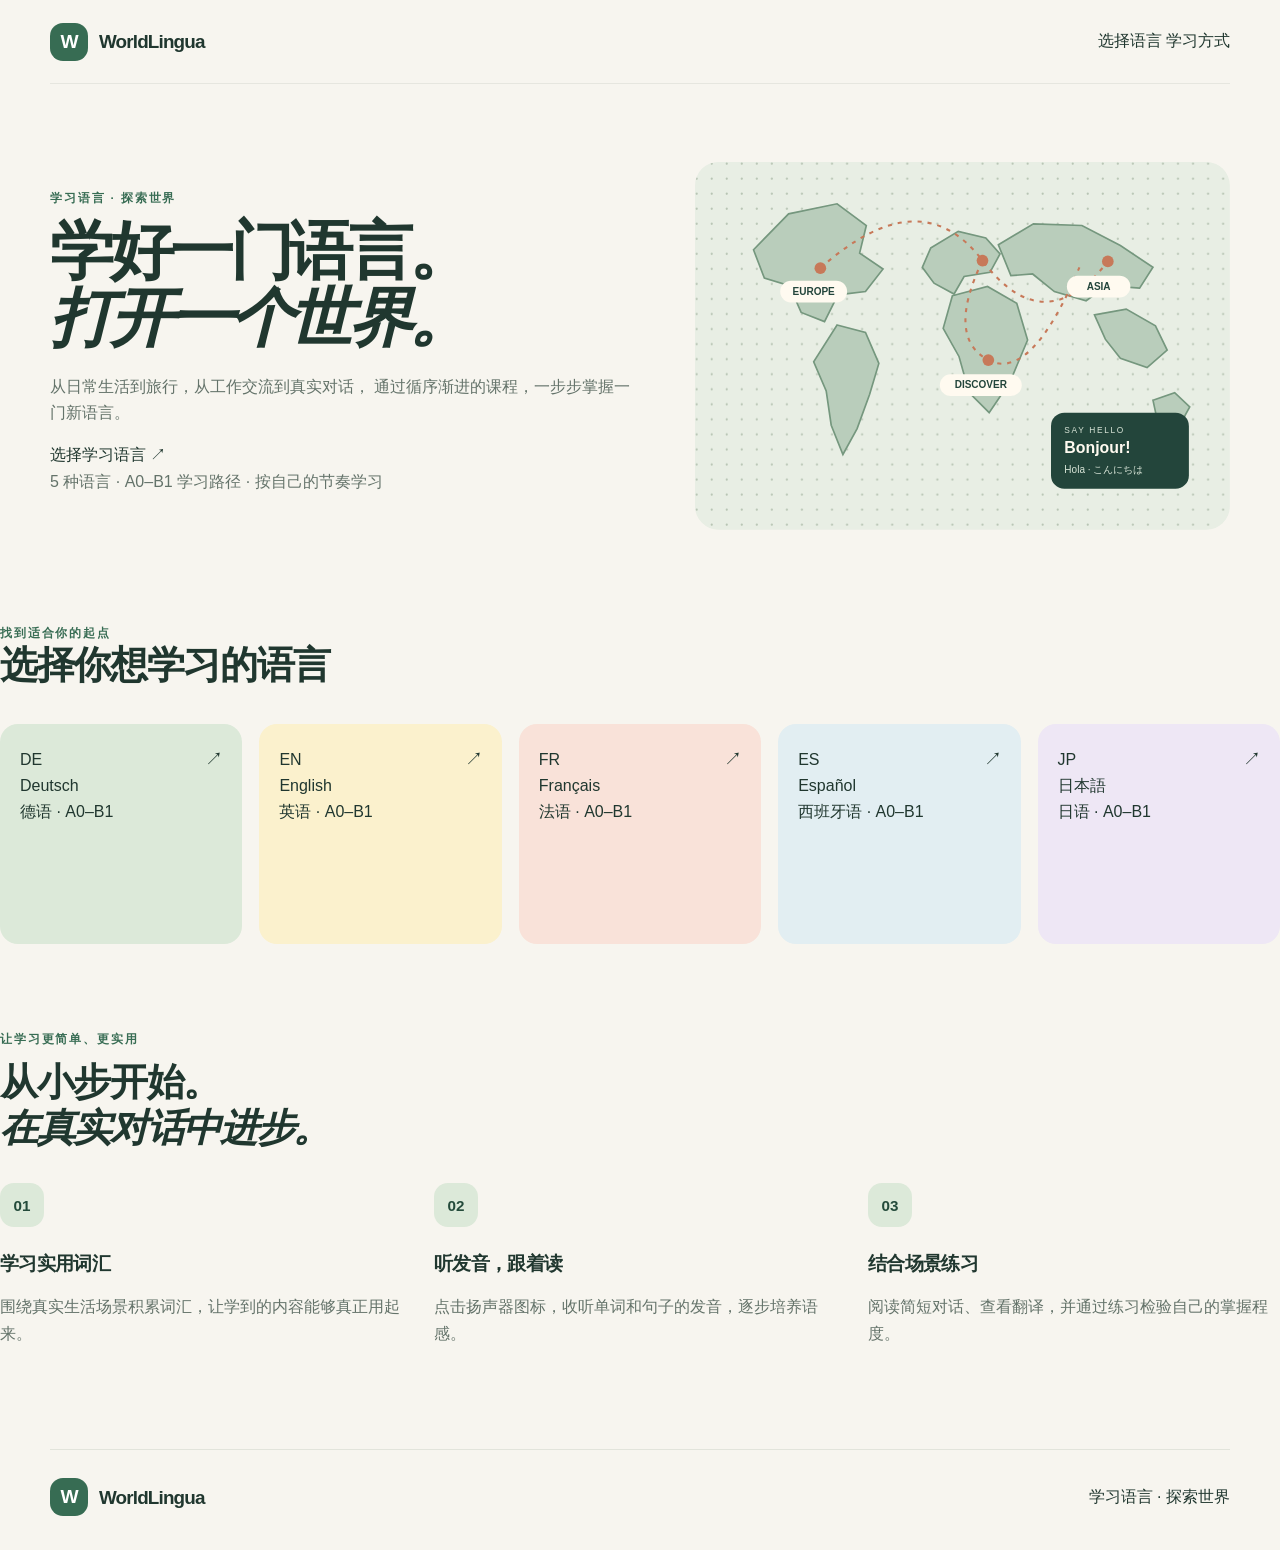
<file: index.html>
<!DOCTYPE html>
<html lang="zh-CN">
<head>
  <meta charset="UTF-8">
  <meta name="viewport" content="width=device-width, initial-scale=1.0">
  <meta name="theme-color" content="#f7f4ec">
  <meta name="description" content="WorldLingua 世界语言学习平台——学习语言，探索世界。">
  <title>WorldLingua 世界语言学习 · 学习语言，探索世界</title>
  <link rel="stylesheet" href="css/style.css">
</head>
<body>
  <header class="site-header">
    <a class="brand" href="index.html" aria-label="WorldLingua 首页">
      <span class="brand-mark">W</span>
      <span>WorldLingua</span>
    </a>
    <nav aria-label="主导航">
      <a href="#languages">选择语言</a>
      <a href="#method">学习方式</a>
    </nav>
  </header>

  <main>
    <section class="hero">
      <div class="hero-copy">
        <p class="eyebrow">学习语言 · 探索世界</p>

        <h1>
          学好一门语言。<br>
          <em>打开一个世界。</em>
        </h1>

        <p class="hero-text">
          从日常生活到旅行，从工作交流到真实对话，
          通过循序渐进的课程，一步步掌握一门新语言。
        </p>

        <a class="primary-button" href="#languages">
          选择学习语言 <span aria-hidden="true">↗</span>
        </a>

        <p class="hero-meta">
          5 种语言 <span>·</span> A0–B1 学习路径
          <span>·</span> 按自己的节奏学习
        </p>
      </div>

      <div class="hero-art">
        <svg viewBox="0 0 640 440"
             xmlns="http://www.w3.org/2000/svg"
             role="img"
             aria-label="连接世界各地语言与文化的地图插画">

          <defs>
            <pattern id="mapDots" width="18" height="18"
                     patternUnits="userSpaceOnUse">
              <circle cx="2" cy="2" r="1.3" fill="#b7c4b3"/>
            </pattern>
          </defs>

          <rect width="640" height="440" rx="28" fill="#e8eee4"/>
          <rect width="640" height="440" rx="28" fill="url(#mapDots)"/>

          <!-- 北美洲 -->
          <path d="M70 105 L112 62 L170 50 L205 76
                   L197 109 L225 128 L204 155
                   L171 159 L155 191 L127 180
                   L113 148 L83 139 Z"
                fill="#b9cdbb" stroke="#75977e" stroke-width="2"/>

          <!-- 南美洲 -->
          <path d="M170 195 L204 204 L220 241
                   L209 278 L194 319 L177 350
                   L163 315 L157 274 L142 239 Z"
                fill="#b9cdbb" stroke="#75977e" stroke-width="2"/>

          <!-- 欧洲 -->
          <path d="M282 103 L315 83 L348 91
                   L365 110 L353 132 L322 137
                   L310 158 L286 145 L272 126 Z"
                fill="#b9cdbb" stroke="#75977e" stroke-width="2"/>

          <!-- 非洲 -->
          <path d="M308 160 L350 149 L385 169
                   L398 213 L377 263 L352 300
                   L328 276 L316 233 L297 199 Z"
                fill="#b9cdbb" stroke="#75977e" stroke-width="2"/>

          <!-- 亚洲 -->
          <path d="M363 99 L405 74 L463 76
                   L509 100 L548 126 L532 151
                   L493 148 L468 166 L430 155
                   L404 134 L378 136 Z"
                fill="#b9cdbb" stroke="#75977e" stroke-width="2"/>

          <!-- 东南亚 -->
          <path d="M478 183 L516 176 L551 196
                   L565 225 L541 246 L509 235
                   L491 212 Z"
                fill="#b9cdbb" stroke="#75977e" stroke-width="2"/>

          <!-- 澳大利亚 -->
          <path d="M548 285 L574 276 L592 293
                   L580 315 L554 313 Z"
                fill="#b9cdbb" stroke="#75977e" stroke-width="2"/>

          <!-- 语言与文化交流路线 -->
          <g fill="none" stroke="#c77959"
             stroke-width="2.5" stroke-dasharray="5 7">
            <path d="M150 127 Q270 20 344 118 T494 119"/>
            <path d="M344 118 Q300 210 351 237 T460 126"/>
          </g>

          <g fill="#c77959">
            <circle cx="150" cy="127" r="7"/>
            <circle cx="344" cy="118" r="7"/>
            <circle cx="494" cy="119" r="7"/>
            <circle cx="351" cy="237" r="7"/>
          </g>

          <!-- 地图标签 -->
          <g font-family="Arial, sans-serif"
             font-size="12" font-weight="700" fill="#23453b">

            <rect x="102" y="142" width="80" height="26"
                  rx="13" fill="#fffaf0"/>
            <text x="142" y="159" text-anchor="middle">EUROPE</text>

            <rect x="445" y="136" width="76" height="26"
                  rx="13" fill="#fffaf0"/>
            <text x="483" y="153" text-anchor="middle">ASIA</text>

            <rect x="293" y="254" width="98" height="26"
                  rx="13" fill="#fffaf0"/>
            <text x="342" y="271" text-anchor="middle">DISCOVER</text>
          </g>

          <!-- 多语言示例卡片 -->
          <g transform="translate(426 300)">
            <rect width="165" height="91" rx="16" fill="#23453b"/>

            <text x="16" y="24"
                  font-family="Arial, sans-serif"
                  font-size="10" letter-spacing="2"
                  fill="#d9e5d8">SAY HELLO</text>

            <text x="16" y="48"
                  font-family="Arial, sans-serif"
                  font-size="19" font-weight="700"
                  fill="#fffaf0">Bonjour!</text>

            <text x="16" y="72"
                  font-family="Arial, sans-serif"
                  font-size="12" fill="#d9e5d8">Hola · こんにちは</text>
          </g>
        </svg>
      </div>
    </section>

    <section class="section" id="languages">
      <div class="section-heading">
        <div>
          <p class="eyebrow">找到适合你的起点</p>
          <h2>选择你想学习的语言</h2>
        </div>
        <!-- 删掉了这里的解释段落 -->
      </div>

      <div class="language-grid">
        <a class="language-card" href="learn.html?lang=de">
          <span class="language-code">DE</span>
          <span class="language-name">Deutsch</span>
          <span class="language-sub">德语 · A0–B1</span>
          <span class="card-arrow" aria-hidden="true">↗</span>
        </a>

        <a class="language-card" href="learn.html?lang=en">
          <span class="language-code">EN</span>
          <span class="language-name">English</span>
          <span class="language-sub">英语 · A0–B1</span>
          <span class="card-arrow" aria-hidden="true">↗</span>
        </a>

        <a class="language-card" href="learn.html?lang=fr">
          <span class="language-code">FR</span>
          <span class="language-name">Français</span>
          <span class="language-sub">法语 · A0–B1</span>
          <span class="card-arrow" aria-hidden="true">↗</span>
        </a>

        <a class="language-card" href="learn.html?lang=es">
          <span class="language-code">ES</span>
          <span class="language-name">Español</span>
          <span class="language-sub">西班牙语 · A0–B1</span>
          <span class="card-arrow" aria-hidden="true">↗</span>
        </a>

        <a class="language-card" href="learn.html?lang=ja">
          <span class="language-code">JP</span>
          <span class="language-name">日本語</span>
          <span class="language-sub">日语 · A0–B1</span>
          <span class="card-arrow" aria-hidden="true">↗</span>
        </a>
      </div>
    </section>

    <section class="method-section" id="method">
      <div>
        <p class="eyebrow">让学习更简单、更实用</p>
        <h2>
          从小步开始。<br>
          <em>在真实对话中进步。</em>
        </h2>
      </div>

      <div class="method-grid">
        <article>
          <span class="method-number">01</span>
          <h3>学习实用词汇</h3>
          <p>围绕真实生活场景积累词汇，让学到的内容能够真正用起来。</p>
        </article>

        <article>
          <span class="method-number">02</span>
          <h3>听发音，跟着读</h3>
          <p>点击扬声器图标，收听单词和句子的发音，逐步培养语感。</p>
        </article>

        <article>
          <span class="method-number">03</span>
          <h3>结合场景练习</h3>
          <p>阅读简短对话、查看翻译，并通过练习检验自己的掌握程度。</p>
        </article>
      </div>
    </section>
  </main>

  <footer class="site-footer">
    <a class="brand" href="index.html" aria-label="WorldLingua 首页">
      <span class="brand-mark">W</span>
      <span>WorldLingua</span>
    </a>
    <span>学习语言 · 探索世界</span>
  </footer>

  <script src="js/app.js"></script>
</body>
</html>
</file>
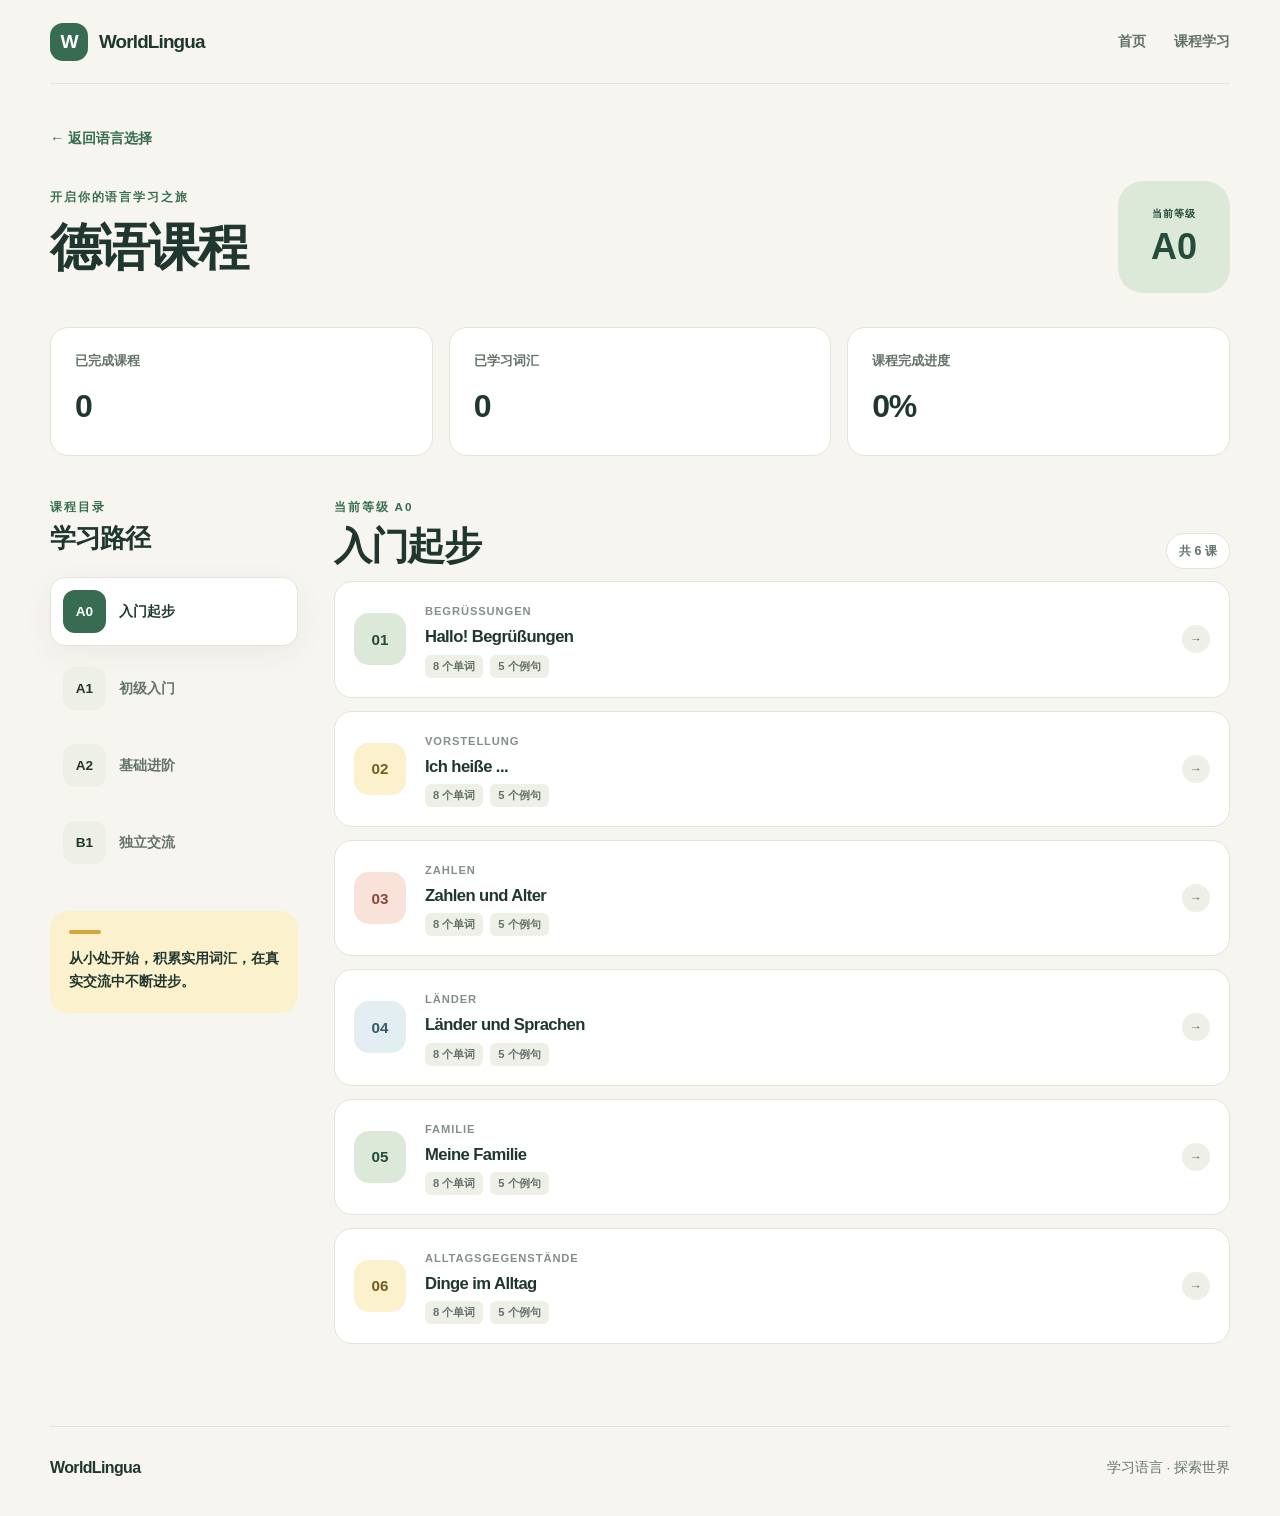
<file: learn.html>
<!DOCTYPE html>
<html lang="zh-CN">
<head>
  <meta charset="UTF-8">
  <meta name="viewport" content="width=device-width, initial-scale=1.0">
  <meta name="theme-color" content="#f7f5ef">
  <meta name="description" content="WorldLingua 世界语言学习平台。学习德语、英语、法语、西班牙语和日语，从 A0 到 B1 循序渐进地掌握词汇、例句、对话与实用表达。">
  <title>课程学习 | WorldLingua</title>
  <link rel="stylesheet" href="css/style.css">
</head>
<body class="learn-page">

  <header class="site-header">
    <a class="brand" href="index.html" aria-label="WorldLingua 首页">
      <span class="brand-mark" aria-hidden="true">W</span>
      <span>WorldLingua</span>
    </a>

    <nav class="header-nav" aria-label="主导航">
      <a href="index.html">首页</a>
      <a href="#course-content">课程学习</a>
    </nav>
  </header>

  <main class="learn-main">

    <section class="learn-heading">
      <a class="back-link" href="index.html">← 返回语言选择</a>

      <div class="learn-heading-row">
        <div>
          <p class="eyebrow">开启你的语言学习之旅</p>
          <h1 id="language-title">学习一门新语言</h1>
        </div>

        <div class="level-indicator">
          <span class="level-label">当前等级</span>
          <strong id="current-level">A0</strong>
        </div>
      </div>
    </section>

    <section class="learning-overview" aria-label="学习进度">
      <div class="overview-card">
        <span class="overview-label">已完成课程</span>
        <strong id="completed-count">0</strong>
      </div>

      <div class="overview-card">
        <span class="overview-label">已学习词汇</span>
        <strong id="vocabulary-count">0</strong>
      </div>

      <div class="overview-card">
        <span class="overview-label">课程完成进度</span>
        <strong id="progress-percent">0%</strong>
      </div>
    </section>

    <section class="course-layout" id="course-content">

      <aside class="course-sidebar">
        <div class="sidebar-heading">
          <p class="eyebrow">课程目录</p>
          <h2>学习路径</h2>
        </div>

        <div class="level-tabs" id="level-tabs" aria-label="选择学习等级">
          <button class="level-tab active" type="button" data-level="A0">
            <span class="level-tab-code">A0</span>
            <span class="level-tab-name">入门起步</span>
          </button>

          <button class="level-tab" type="button" data-level="A1">
            <span class="level-tab-code">A1</span>
            <span class="level-tab-name">初级入门</span>
          </button>

          <button class="level-tab" type="button" data-level="A2">
            <span class="level-tab-code">A2</span>
            <span class="level-tab-name">基础进阶</span>
          </button>

          <button class="level-tab" type="button" data-level="B1">
            <span class="level-tab-code">B1</span>
            <span class="level-tab-name">独立交流</span>
          </button>
        </div>

        <div class="sidebar-note">
          <span class="sidebar-note-line"></span>
          <p>从小处开始，积累实用词汇，在真实交流中不断进步。</p>
        </div>
      </aside>

      <div class="course-main">

        <section class="lesson-list-section" id="lesson-list-section">
          <div class="section-heading-row">
            <div>
              <p class="eyebrow" id="selected-level-eyebrow">当前等级 A0</p>
              <h2 id="selected-level-title">入门起步</h2>
            </div>
            <span class="lesson-total" id="lesson-total">课程列表</span>
          </div>

          <div id="lesson-list" class="lesson-list">
            <p class="loading-message">正在加载课程……</p>
          </div>
        </section>

        <section class="lesson-workspace" id="lesson-workspace" hidden>
          <div class="workspace-top">
            <button class="back-link" type="button" id="back-to-lessons">
              ← 返回课程列表
            </button>
            <span id="lesson-level-badge" class="lesson-level-badge">A0</span>
          </div>

          <div class="workspace-heading">
            <p class="eyebrow" id="lesson-category">日常生活</p>
            <h2 id="lesson-title">课程标题</h2>
          </div>

          <div class="lesson-step-tabs" id="lesson-step-tabs" aria-label="课程学习模块">
            <button type="button" class="lesson-step-tab active" data-step="vocabulary">
              单词
            </button>
            <button type="button" class="lesson-step-tab" data-step="sentences">
              例句
            </button>
            <button type="button" class="lesson-step-tab" data-step="dialogue">
              情景对话
            </button>
            <button type="button" class="lesson-step-tab" data-step="practice">
              练习
            </button>
          </div>

          <div class="lesson-panel" id="lesson-panel">
            <p class="loading-message">正在准备课程内容……</p>
          </div>

          <div class="lesson-navigation">
            <button type="button" class="button button-secondary" id="previous-lesson">
              上一课
            </button>
            <button type="button" class="button button-primary" id="next-lesson">
              下一课 →
            </button>
          </div>

          <div class="lesson-completion">
            <div>
              <h3>完成本课</h3>
            </div>
            <button type="button" class="button button-primary" id="complete-lesson">
              标记为已完成
            </button>
          </div>
        </section>

      </div>
    </section>

  </main>

  <footer class="site-footer">
    <a class="footer-brand" href="index.html">WorldLingua</a>
    <p>学习语言 · 探索世界</p>
  </footer>

  <script src="languages/de.js"></script>
  <script src="languages/en.js"></script>
  <script src="languages/fr.js"></script>
  <script src="languages/es.js"></script>
  <script src="languages/ja.js"></script>

  <script src="js/speech.js"></script>
  <script src="js/progress.js"></script>
  <script src="js/learner.js"></script>
  <script src="js/app.js"></script>

</body>
</html>
</file>
<file: css/style.css>
/* =========================================================
   WorldLingua — Main stylesheet
   File: css/style.css
   ========================================================= */

/* ---------- 1. Design tokens ---------- */

:root {
  --page-bg: #f7f5ef;
  --surface: #ffffff;
  --surface-soft: #eeefe6;

  --ink: #20372f;
  --ink-soft: #64736a;
  --ink-muted: #849087;

  --green: #376c53;
  --green-dark: #244b3b;
  --green-light: #dce9d9;

  --yellow: #f3d77b;
  --yellow-light: #fbf1cd;

  --coral: #ed9278;
  --coral-light: #f9e2d9;

  --blue: #a8c9d6;
  --blue-light: #e2eef2;

  --purple: #c6b6dc;
  --purple-light: #eee7f5;

  --border: #e2e4db;
  --border-strong: #d3d9ce;

  --shadow-soft: 0 8px 30px rgba(32, 55, 47, 0.055);
  --shadow-hover: 0 14px 38px rgba(32, 55, 47, 0.11);

  --radius-sm: 10px;
  --radius-md: 18px;
  --radius-lg: 26px;
  --radius-xl: 34px;

  --content-width: 1180px;

  --font-main:
    Inter,
    "Segoe UI",
    "Helvetica Neue",
    Arial,
    "Noto Sans",
    "Yu Gothic",
    "Hiragino Kaku Gothic ProN",
    Meiryo,
    sans-serif;
}

/* ---------- 2. Reset and base ---------- */

* {
  box-sizing: border-box;
}

html {
  scroll-behavior: smooth;
  scroll-padding-top: 90px;
}

body {
  margin: 0;
  background: var(--page-bg);
  color: var(--ink);
  font-family: var(--font-main);
  font-size: 16px;
  line-height: 1.65;
  -webkit-font-smoothing: antialiased;
  text-rendering: optimizeLegibility;
}

body,
button,
input,
select,
textarea {
  font-family: var(--font-main);
}

button,
input,
select,
textarea {
  font-size: inherit;
}

button {
  color: inherit;
}

button:focus-visible,
a:focus-visible,
input:focus-visible,
select:focus-visible,
textarea:focus-visible {
  outline: 3px solid rgba(55, 108, 83, 0.35);
  outline-offset: 4px;
}

a {
  color: inherit;
  text-decoration: none;
}

button {
  -webkit-tap-highlight-color: transparent;
}

img,
svg {
  max-width: 100%;
}

[hidden] {
  display: none !important;
}

::selection {
  background: var(--green-light);
  color: var(--green-dark);
}

/* ---------- 3. Shared typography ---------- */

h1,
h2,
h3,
h4,
p {
  margin-top: 0;
}

h1,
h2,
h3,
h4 {
  color: var(--ink);
  line-height: 1.2;
  letter-spacing: -0.035em;
}

h1 {
  font-size: clamp(2.5rem, 5vw, 4.7rem);
  font-weight: 750;
}

h2 {
  font-size: clamp(1.7rem, 3vw, 2.6rem);
  font-weight: 720;
}

h3 {
  font-size: 1.2rem;
  font-weight: 700;
}

p {
  color: var(--ink-soft);
}

.eyebrow {
  margin-bottom: 12px;
  color: var(--green);
  font-size: 0.73rem;
  font-weight: 800;
  letter-spacing: 0.16em;
  line-height: 1.5;
}

.section-description {
  max-width: 650px;
  color: var(--ink-soft);
  font-size: 0.98rem;
  line-height: 1.8;
}

.loading-message {
  padding: 24px;
  color: var(--ink-soft);
  text-align: center;
}

/* ---------- 4. Shared header ---------- */

.site-header {
  position: relative;
  z-index: 10;

  display: flex;
  align-items: center;
  justify-content: space-between;
  gap: 24px;

  width: min(calc(100% - 64px), var(--content-width));
  min-height: 84px;
  margin: 0 auto;

  border-bottom: 1px solid rgba(32, 55, 47, 0.08);
}

.brand {
  display: inline-flex;
  align-items: center;
  gap: 11px;

  color: var(--ink);
  font-size: 1.18rem;
  font-weight: 800;
  letter-spacing: -0.045em;
}

.brand-mark {
  display: grid;
  width: 38px;
  height: 38px;
  place-items: center;

  border-radius: 13px;
  background: var(--green);
  color: #fff;

  font-size: 1.2rem;
  font-weight: 850;
  letter-spacing: -0.06em;
}

.header-nav {
  display: flex;
  align-items: center;
  gap: 28px;
}

.header-nav a {
  color: var(--ink-soft);
  font-size: 0.9rem;
  font-weight: 650;
  transition: color 0.2s ease;
}

.header-nav a:hover {
  color: var(--green);
}

/* ---------- 5. Buttons and links ---------- */

.button {
  display: inline-flex;
  align-items: center;
  justify-content: center;
  gap: 9px;

  min-height: 48px;
  padding: 12px 22px;

  border: 1px solid transparent;
  border-radius: 999px;

  font-size: 0.92rem;
  font-weight: 750;
  line-height: 1.3;
  text-align: center;

  cursor: pointer;
  transition:
    background 0.2s ease,
    color 0.2s ease,
    border-color 0.2s ease,
    transform 0.2s ease,
    box-shadow 0.2s ease;
}

.button:hover {
  transform: translateY(-2px);
}

.button:active {
  transform: translateY(0);
}

.button-primary {
  background: var(--green);
  color: #fff;
  box-shadow: 0 5px 14px rgba(55, 108, 83, 0.12);
}

.button-primary:hover {
  background: var(--green-dark);
  box-shadow: 0 8px 18px rgba(55, 108, 83, 0.18);
}

.button-secondary {
  border-color: var(--border-strong);
  background: var(--surface);
  color: var(--ink);
}

.button-secondary:hover {
  border-color: var(--green);
  background: var(--green-light);
}

.button:disabled {
  opacity: 0.42;
  cursor: not-allowed;
  transform: none;
  box-shadow: none;
}

.back-link {
  display: inline-flex;
  align-items: center;
  gap: 8px;

  padding: 5px 0;
  border: 0;
  background: transparent;

  color: var(--green);
  font-size: 0.9rem;
  font-weight: 750;

  cursor: pointer;
}

.back-link:hover {
  color: var(--green-dark);
}

/* ---------- 6. Homepage hero ---------- */

.hero {
  display: grid;
  grid-template-columns: minmax(0, 1.05fr) minmax(0, 0.95fr);
  align-items: center;
  gap: 54px;

  width: min(calc(100% - 64px), var(--content-width));
  min-height: 540px;
  margin: 0 auto;
  padding: 68px 0 76px;
}

.hero-content {
  position: relative;
  z-index: 1;
}

.hero h1 {
  max-width: 700px;
  margin-bottom: 22px;
  font-size: clamp(2.6rem, 5vw, 4.8rem);
  line-height: 1.04;
  letter-spacing: -0.065em;
}

.hero h1 span {
  display: block;
  color: var(--green);
}

.hero-description {
  max-width: 540px;
  margin-bottom: 30px;
  font-size: 1.08rem;
  line-height: 1.85;
}

.hero-actions {
  display: flex;
  flex-wrap: wrap;
  align-items: center;
  gap: 12px;
}

.hero-visual {
  position: relative;
  display: flex;
  align-items: center;
  justify-content: center;

  min-width: 0;
}

.hero-visual svg {
  display: block;
  width: 100%;
  height: auto;
  overflow: visible;
}

/* Support the SVG illustration in the homepage. */

.hero-visual svg path,
.hero-visual svg circle,
.hero-visual svg ellipse,
.hero-visual svg rect,
.hero-visual svg line,
.hero-visual svg polygon {
  vector-effect: non-scaling-stroke;
}

/* ---------- 7. Homepage language section ---------- */

.languages-section {
  padding: 76px 0 92px;
  background: #fff;
}

.section-container {
  width: min(calc(100% - 64px), var(--content-width));
  margin: 0 auto;
}

.section-heading {
  display: flex;
  align-items: flex-end;
  justify-content: space-between;
  gap: 24px;
  margin-bottom: 36px;
}

.section-heading h2 {
  max-width: 620px;
  margin-bottom: 0;
}

.section-heading p {
  max-width: 450px;
  margin-bottom: 0;
}

.language-grid {
  display: grid;
  grid-template-columns: repeat(5, minmax(0, 1fr));
  gap: 17px;
}

.language-card {
  position: relative;
  display: flex;
  flex-direction: column;
  align-items: flex-start;

  min-height: 220px;
  padding: 22px 19px;

  overflow: hidden;
  border: 1px solid transparent;
  border-radius: var(--radius-md);

  transition:
    transform 0.22s ease,
    box-shadow 0.22s ease,
    border-color 0.22s ease;
}

.language-card:hover {
  transform: translateY(-5px);
  border-color: rgba(32, 55, 47, 0.12);
  box-shadow: var(--shadow-hover);
}

.language-card:nth-child(5n + 1) {
  background: var(--green-light);
}

.language-card:nth-child(5n + 2) {
  background: var(--yellow-light);
}

.language-card:nth-child(5n + 3) {
  background: var(--coral-light);
}

.language-card:nth-child(5n + 4) {
  background: var(--blue-light);
}

.language-card:nth-child(5n + 5) {
  background: var(--purple-light);
}

.language-card h3 {
  margin-bottom: 8px;
  font-size: 1.12rem;
}

.language-card p {
  margin-bottom: 22px;
  font-size: 0.84rem;
  line-height: 1.65;
}

.language-card .language-level {
  display: inline-flex;
  align-items: center;
  margin-top: auto;
  padding: 6px 10px;

  border: 1px solid rgba(32, 55, 47, 0.1);
  border-radius: 999px;

  color: var(--ink);
  font-size: 0.73rem;
  font-weight: 750;
}

.language-card .card-arrow {
  position: absolute;
  top: 20px;
  right: 18px;

  color: var(--ink);
  font-size: 1.1rem;
  transition: transform 0.2s ease;
}

.language-card:hover .card-arrow {
  transform: translate(3px, -3px);
}

/* ---------- 8. Homepage method section ---------- */

.method-section {
  padding: 86px 0;
}

.method-grid {
  display: grid;
  grid-template-columns: repeat(3, minmax(0, 1fr));
  gap: 22px;
}

.method-card {
  padding: 28px;
  border: 1px solid var(--border);
  border-radius: var(--radius-lg);
  background: var(--surface);
}

.method-number {
  display: grid;
  width: 44px;
  height: 44px;
  margin-bottom: 25px;
  place-items: center;

  border-radius: 14px;
  background: var(--green-light);
  color: var(--green-dark);

  font-size: 0.95rem;
  font-weight: 850;
}

.method-card:nth-child(2) .method-number {
  background: var(--yellow-light);
}

.method-card:nth-child(3) .method-number {
  background: var(--coral-light);
}

.method-card h3 {
  margin-bottom: 12px;
}

.method-card p {
  margin-bottom: 0;
  line-height: 1.8;
}

/* ---------- 9. Shared footer ---------- */

.site-footer {
  display: flex;
  align-items: center;
  justify-content: space-between;
  gap: 20px;

  width: min(calc(100% - 64px), var(--content-width));
  margin: 0 auto;
  padding: 28px 0 34px;

  border-top: 1px solid var(--border);
}

.footer-brand {
  color: var(--ink);
  font-weight: 800;
  letter-spacing: -0.04em;
}

.site-footer p {
  margin: 0;
  font-size: 0.85rem;
}

/* ---------- 10. Learning page header ---------- */

.learn-page {
  min-height: 100vh;
}

.learn-main {
  width: min(calc(100% - 64px), var(--content-width));
  margin: 0 auto;
}

.learn-heading {
  padding: 38px 0 34px;
}

.learn-heading > .back-link {
  margin-bottom: 25px;
}

.learn-heading-row {
  display: flex;
  align-items: flex-end;
  justify-content: space-between;
  gap: 30px;
}

.learn-heading h1 {
  margin-bottom: 14px;
  font-size: clamp(2.2rem, 4vw, 3.5rem);
  overflow-wrap: anywhere;
}

.learn-intro {
  max-width: 660px;
  margin-bottom: 0;
  font-size: 1rem;
  line-height: 1.8;
}

.level-indicator {
  display: flex;
  flex-shrink: 0;
  flex-direction: column;
  align-items: center;
  justify-content: center;

  min-width: 112px;
  min-height: 112px;
  padding: 18px;

  border-radius: 25px;
  background: var(--green-light);
}

.level-label {
  color: var(--green-dark);
  font-size: 0.65rem;
  font-weight: 800;
  letter-spacing: 0.1em;
}

.level-indicator strong {
  margin-top: 3px;
  color: var(--green-dark);
  font-size: 2.25rem;
  line-height: 1.2;
}

/* ---------- 11. Learning progress overview ---------- */

.learning-overview {
  display: grid;
  grid-template-columns: repeat(3, minmax(0, 1fr));
  gap: 16px;
  margin-bottom: 42px;
}

.overview-card {
  padding: 22px 24px;
  border: 1px solid var(--border);
  border-radius: var(--radius-md);
  background: var(--surface);
}

.overview-label {
  display: block;
  margin-bottom: 8px;
  color: var(--ink-soft);
  font-size: 0.84rem;
  font-weight: 600;
}

.overview-card strong {
  color: var(--ink);
  font-size: 2rem;
  font-weight: 800;
  letter-spacing: -0.045em;
}

/* ---------- 12. Course layout ---------- */

.course-layout {
  display: grid;
  grid-template-columns: 248px minmax(0, 1fr);
  align-items: start;
  gap: 36px;
  padding-bottom: 82px;
}

.course-sidebar {
  position: sticky;
  top: 24px;
  min-width: 0;
}

.sidebar-heading {
  margin-bottom: 22px;
}

.sidebar-heading .eyebrow {
  margin-bottom: 8px;
}

.sidebar-heading h2 {
  margin-bottom: 0;
  font-size: 1.65rem;
}

.level-tabs {
  display: flex;
  flex-direction: column;
  gap: 8px;
}

.level-tab {
  display: flex;
  align-items: center;
  gap: 13px;

  width: 100%;
  min-height: 68px;
  padding: 12px;

  border: 1px solid transparent;
  border-radius: 15px;
  background: transparent;

  text-align: left;
  cursor: pointer;

  transition:
    background 0.2s ease,
    border-color 0.2s ease,
    transform 0.2s ease;
}

.level-tab:hover {
  background: rgba(255, 255, 255, 0.65);
}

.level-tab.active {
  border-color: var(--border);
  background: var(--surface);
  box-shadow: var(--shadow-soft);
}

.level-tab-code {
  display: grid;
  flex-shrink: 0;
  width: 43px;
  height: 43px;
  place-items: center;

  border-radius: 12px;
  background: var(--surface-soft);

  color: var(--ink);
  font-size: 0.85rem;
  font-weight: 850;
}

.level-tab.active .level-tab-code {
  background: var(--green);
  color: #fff;
}

.level-tab-name {
  color: var(--ink-soft);
  font-size: 0.88rem;
  font-weight: 700;
}

.level-tab.active .level-tab-name {
  color: var(--ink);
}

.sidebar-note {
  margin-top: 34px;
  padding: 19px;
  border-radius: var(--radius-md);
  background: var(--yellow-light);
}

.sidebar-note-line {
  display: block;
  width: 32px;
  height: 4px;
  margin-bottom: 13px;
  border-radius: 999px;
  background: #d1a839;
}

.sidebar-note p {
  margin-bottom: 0;
  color: var(--ink);
  font-size: 0.86rem;
  font-weight: 650;
  line-height: 1.7;
}

/* ---------- 13. Lesson list section ---------- */

.course-main {
  min-width: 0;
}

.lesson-list-section {
  min-width: 0;
}

.section-heading-row {
  display: flex;
  align-items: flex-end;
  justify-content: space-between;
  gap: 20px;
  margin-bottom: 12px;
}

.section-heading-row .eyebrow {
  margin-bottom: 8px;
}

.section-heading-row h2 {
  margin-bottom: 0;
}

.lesson-total {
  flex-shrink: 0;
  padding: 7px 12px;
  border: 1px solid var(--border);
  border-radius: 999px;
  background: var(--surface);

  color: var(--ink-soft);
  font-size: 0.78rem;
  font-weight: 750;
}

.lesson-list-section > .section-description {
  margin-bottom: 25px;
}

/* The lesson cards are generated by JavaScript. */

.lesson-list {
  display: flex;
  flex-direction: column;
  gap: 13px;
}

.lesson-card {
  display: grid;
  grid-template-columns: 54px minmax(0, 1fr) auto;
  align-items: center;
  gap: 17px;

  width: 100%;
  min-width: 0;
  padding: 19px;

  border: 1px solid var(--border);
  border-radius: var(--radius-md);
  background: var(--surface);

  text-align: left;
  cursor: pointer;

  transition:
    transform 0.2s ease,
    box-shadow 0.2s ease,
    border-color 0.2s ease;
}

.lesson-card:hover {
  transform: translateY(-2px);
  border-color: var(--border-strong);
  box-shadow: var(--shadow-soft);
}

.lesson-card:focus-visible {
  outline-offset: 3px;
}

.lesson-card-number {
  display: grid;
  width: 52px;
  height: 52px;
  place-items: center;

  border-radius: 15px;
  background: var(--green-light);

  color: var(--green-dark);
  font-size: 0.95rem;
  font-weight: 850;
}

.lesson-card:nth-child(4n + 2) .lesson-card-number {
  background: var(--yellow-light);
  color: #735d20;
}

.lesson-card:nth-child(4n + 3) .lesson-card-number {
  background: var(--coral-light);
  color: #8b4837;
}

.lesson-card:nth-child(4n + 4) .lesson-card-number {
  background: var(--blue-light);
  color: #365b68;
}

.lesson-card-content {
  min-width: 0;
}

.lesson-card-content h3 {
  margin-bottom: 6px;
  font-size: 1.04rem;
  line-height: 1.4;
  overflow-wrap: anywhere;
}

.lesson-card-content p {
  margin-bottom: 8px;
  font-size: 0.85rem;
  line-height: 1.65;
}

.lesson-card-meta {
  display: flex;
  flex-wrap: wrap;
  gap: 7px;
}

.lesson-card-tag {
  display: inline-flex;
  align-items: center;
  padding: 4px 8px;

  border-radius: 6px;
  background: var(--surface-soft);

  color: var(--ink-soft);
  font-size: 0.7rem;
  font-weight: 700;
}

.lesson-card-status {
  display: flex;
  flex-shrink: 0;
  align-items: center;
  justify-content: center;

  min-width: 28px;
  min-height: 28px;
  padding: 5px;

  border-radius: 999px;
  background: var(--surface-soft);

  color: var(--ink-soft);
  font-size: 0.75rem;
  font-weight: 800;
}

.lesson-card.completed .lesson-card-status {
  background: var(--green-light);
  color: var(--green-dark);
}

.empty-lessons {
  padding: 30px;
  border: 1px dashed var(--border-strong);
  border-radius: var(--radius-md);
  background: rgba(255, 255, 255, 0.5);
  color: var(--ink-soft);
  text-align: center;
}

/* ---------- 14. Lesson workspace ---------- */

.lesson-workspace {
  min-width: 0;
  padding: 25px;
  border: 1px solid var(--border);
  border-radius: var(--radius-lg);
  background: var(--surface);
  box-shadow: var(--shadow-soft);
}

.workspace-top {
  display: flex;
  align-items: center;
  justify-content: space-between;
  gap: 16px;
  margin-bottom: 26px;
}

.lesson-level-badge {
  display: inline-flex;
  align-items: center;
  justify-content: center;

  min-width: 47px;
  min-height: 32px;
  padding: 6px 10px;

  border-radius: 999px;
  background: var(--green-light);

  color: var(--green-dark);
  font-size: 0.78rem;
  font-weight: 850;
}

.workspace-heading {
  margin-bottom: 27px;
}

.workspace-heading .eyebrow {
  margin-bottom: 10px;
}

.workspace-heading h2 {
  margin-bottom: 13px;
  font-size: clamp(1.8rem, 3.5vw, 2.6rem);
  overflow-wrap: anywhere;
}

.workspace-heading .section-description {
  margin-bottom: 0;
}

/* ---------- 15. Lesson section tabs ---------- */

.lesson-step-tabs {
  display: flex;
  gap: 5px;
  padding: 5px;
  margin-bottom: 25px;

  overflow-x: auto;
  border-radius: 14px;
  background: var(--surface-soft);
}

.lesson-step-tab {
  flex: 1 0 auto;
  min-height: 42px;
  padding: 9px 13px;

  border: 0;
  border-radius: 10px;
  background: transparent;

  color: var(--ink-soft);
  font-size: 0.82rem;
  font-weight: 750;
  white-space: nowrap;

  cursor: pointer;
  transition:
    background 0.2s ease,
    color 0.2s ease,
    box-shadow 0.2s ease;
}

.lesson-step-tab:hover {
  color: var(--ink);
}

.lesson-step-tab.active {
  background: var(--surface);
  color: var(--green-dark);
  box-shadow: 0 2px 8px rgba(32, 55, 47, 0.07);
}

/* ---------- 16. Vocabulary cards ---------- */

.lesson-panel {
  min-width: 0;
}

.vocabulary-grid {
  display: grid;
  grid-template-columns: repeat(2, minmax(0, 1fr));
  gap: 12px;
}

.vocabulary-card {
  display: flex;
  flex-direction: column;
  min-width: 0;
  padding: 17px;

  border: 1px solid var(--border);
  border-radius: 15px;
  background: #fff;
}

.vocabulary-card-top {
  display: flex;
  align-items: flex-start;
  justify-content: space-between;
  gap: 10px;
}

.vocabulary-word {
  min-width: 0;
  margin-bottom: 8px;
  color: var(--ink);
  font-size: 1.12rem;
  font-weight: 800;
  line-height: 1.5;
  overflow-wrap: anywhere;
}

.vocabulary-reading {
  display: block;
  margin-top: 2px;
  color: var(--ink-muted);
  font-size: 0.8rem;
  font-weight: 500;
}

.vocabulary-translation {
  margin-bottom: 0;
  color: var(--ink-soft);
  font-size: 0.9rem;
  line-height: 1.65;
  overflow-wrap: anywhere;
}

.vocabulary-example {
  margin-top: 12px;
  padding-top: 11px;
  border-top: 1px solid var(--border);

  color: var(--ink-soft);
  font-size: 0.82rem;
  line-height: 1.7;
}

.vocabulary-example strong {
  color: var(--ink);
  font-weight: 700;
}

/* ---------- 17. Speaker controls ---------- */

/*
  Use the speaker symbol directly beside the word or sentence.
  Do not add redundant playback labels or decorative icons.
*/

.speaker-button {
  display: inline-flex;
  flex-shrink: 0;
  align-items: center;
  justify-content: center;

  width: 35px;
  height: 35px;
  padding: 0;

  border: 1px solid var(--border);
  border-radius: 50%;
  background: var(--surface);

  color: var(--green);
  font-size: 1rem;
  line-height: 1;

  cursor: pointer;
  transition:
    background 0.2s ease,
    color 0.2s ease,
    border-color 0.2s ease,
    transform 0.2s ease;
}

.speaker-button:hover {
  transform: scale(1.06);
  border-color: var(--green);
  background: var(--green-light);
  color: var(--green-dark);
}

.speaker-button:active {
  transform: scale(0.96);
}

.speaker-button.speaking {
  border-color: var(--green);
  background: var(--green);
  color: #fff;
}

/* ---------- 18. Useful sentence cards ---------- */

.sentence-list {
  display: flex;
  flex-direction: column;
  gap: 12px;
}

.sentence-card {
  padding: 19px;
  border: 1px solid var(--border);
  border-radius: 15px;
  background: #fff;
}

.sentence-card-main {
  display: flex;
  align-items: flex-start;
  justify-content: space-between;
  gap: 13px;
}

.sentence-original {
  margin-bottom: 7px;
  color: var(--ink);
  font-size: 1.05rem;
  font-weight: 750;
  line-height: 1.7;
  overflow-wrap: anywhere;
}

.sentence-reading {
  margin: -1px 0 8px;
  color: var(--ink-muted);
  font-size: 0.84rem;
  line-height: 1.7;
}

.sentence-translation {
  margin-bottom: 0;
  color: var(--ink-soft);
  font-size: 0.9rem;
  line-height: 1.75;
}

/* ---------- 19. Dialogues ---------- */

.dialogue-list {
  display: flex;
  flex-direction: column;
  gap: 14px;
}

.dialogue-turn {
  display: flex;
  flex-direction: column;
  align-items: flex-start;
  max-width: 90%;
}

.dialogue-turn:nth-child(even) {
  align-self: flex-end;
  align-items: flex-end;
}

.dialogue-speaker {
  margin-bottom: 6px;
  color: var(--ink-muted);
  font-size: 0.75rem;
  font-weight: 800;
  letter-spacing: 0.04em;
}

.dialogue-bubble {
  display: flex;
  align-items: flex-start;
  gap: 10px;

  padding: 14px 16px;
  border: 1px solid var(--border);
  border-radius: 16px 16px 16px 5px;
  background: var(--green-light);
}

.dialogue-turn:nth-child(even) .dialogue-bubble {
  border-radius: 16px 16px 5px 16px;
  background: var(--blue-light);
}

.dialogue-bubble-content {
  min-width: 0;
}

.dialogue-original {
  margin-bottom: 5px;
  color: var(--ink);
  font-size: 0.96rem;
  font-weight: 700;
  line-height: 1.7;
  overflow-wrap: anywhere;
}

.dialogue-reading {
  margin-bottom: 5px;
  color: var(--ink-soft);
  font-size: 0.82rem;
  line-height: 1.7;
}

.dialogue-translation {
  margin-bottom: 0;
  color: var(--ink-soft);
  font-size: 0.84rem;
  line-height: 1.7;
}

/* ---------- 20. Practice and quiz ---------- */

.practice-intro {
  margin-bottom: 20px;
  color: var(--ink-soft);
  line-height: 1.8;
}

.quiz-card {
  padding: 22px;
  border: 1px solid var(--border);
  border-radius: 17px;
  background: #fff;
}

.quiz-progress {
  margin-bottom: 14px;
  color: var(--ink-muted);
  font-size: 0.76rem;
  font-weight: 800;
  letter-spacing: 0.07em;
  text-transform: uppercase;
}

.quiz-question {
  margin-bottom: 20px;
  font-size: 1.12rem;
  font-weight: 750;
  line-height: 1.65;
  overflow-wrap: anywhere;
}

.quiz-options {
  display: flex;
  flex-direction: column;
  gap: 10px;
}

.quiz-option {
  display: flex;
  align-items: center;
  gap: 12px;

  width: 100%;
  min-height: 52px;
  padding: 12px 15px;

  border: 1px solid var(--border);
  border-radius: 12px;
  background: #fff;

  color: var(--ink);
  text-align: left;
  line-height: 1.55;

  cursor: pointer;
  transition:
    border-color 0.2s ease,
    background 0.2s ease;
}

.quiz-option:hover:not(:disabled) {
  border-color: var(--green);
  background: #f7faf6;
}

.quiz-option:disabled {
  cursor: default;
}

.quiz-option.correct {
  border-color: #76a986;
  background: #e6f3e7;
  color: #245d38;
}

.quiz-option.incorrect {
  border-color: #d98a7d;
  background: #fae9e5;
  color: #8b3d31;
}

.quiz-option-letter {
  display: grid;
  flex-shrink: 0;
  width: 28px;
  height: 28px;
  place-items: center;

  border: 1px solid var(--border);
  border-radius: 8px;
  background: var(--surface-soft);

  font-size: 0.76rem;
  font-weight: 850;
}

.quiz-feedback {
  margin-top: 17px;
  padding: 14px 16px;
  border-radius: 12px;
  background: var(--surface-soft);
}

.quiz-feedback p {
  margin-bottom: 0;
  font-size: 0.88rem;
  line-height: 1.7;
}

.quiz-feedback.success {
  background: #e6f3e7;
}

.quiz-feedback.error {
  background: #fae9e5;
}

.quiz-actions {
  display: flex;
  flex-wrap: wrap;
  justify-content: space-between;
  gap: 12px;
  margin-top: 20px;
}

.quiz-result {
  padding: 28px 20px;
  border-radius: 17px;
  background: var(--green-light);
  text-align: center;
}

.quiz-result h3 {
  margin-bottom: 12px;
}

.quiz-result strong {
  display: block;
  margin-bottom: 10px;
  color: var(--green-dark);
  font-size: 2.6rem;
  line-height: 1.2;
}

.quiz-result p {
  margin-bottom: 20px;
}

/* ---------- 21. Lesson navigation and completion ---------- */

.lesson-navigation {
  display: flex;
  justify-content: space-between;
  gap: 12px;
  margin-top: 27px;
}

.lesson-completion {
  display: flex;
  align-items: center;
  justify-content: space-between;
  gap: 20px;

  margin-top: 32px;
  padding: 22px;

  border: 1px solid var(--border);
  border-radius: 17px;
  background: var(--surface-soft);
}

.lesson-completion h3 {
  margin-bottom: 7px;
  font-size: 1.02rem;
}

.lesson-completion p {
  margin-bottom: 0;
  font-size: 0.84rem;
  line-height: 1.7;
}

.lesson-completion .button {
  flex-shrink: 0;
}

.lesson-completion.is-complete {
  border-color: #b8d4bb;
  background: #e7f1e5;
}

.lesson-completion.is-complete h3 {
  color: var(--green-dark);
}

/* ---------- 22. General content helpers ---------- */

.content-note {
  margin-top: 20px;
  padding: 16px 18px;
  border-left: 4px solid var(--yellow);
  border-radius: 0 12px 12px 0;
  background: var(--yellow-light);
}

.content-note p {
  margin-bottom: 0;
  color: var(--ink);
  font-size: 0.88rem;
  line-height: 1.75;
}

.word-category {
  display: inline-block;
  margin-bottom: 8px;
  color: var(--ink-muted);
  font-size: 0.7rem;
  font-weight: 800;
  letter-spacing: 0.08em;
  text-transform: uppercase;
}

.grammar-card {
  margin-bottom: 14px;
  padding: 20px;
  border: 1px solid var(--border);
  border-radius: 15px;
  background: #fff;
}

.grammar-card h3 {
  margin-bottom: 10px;
}

.grammar-card p:last-child {
  margin-bottom: 0;
}

.grammar-example {
  margin-top: 13px;
  padding: 12px 14px;
  border-radius: 10px;
  background: var(--surface-soft);
  color: var(--ink);
  font-size: 0.9rem;
  line-height: 1.8;
}

.lesson-section-title {
  margin-bottom: 18px;
  font-size: 1.2rem;
}

/* ---------- 23. Empty, error and status messages ---------- */

.status-message {
  padding: 17px;
  border-radius: 12px;
  background: var(--surface-soft);
  color: var(--ink-soft);
  font-size: 0.9rem;
  line-height: 1.75;
}

.status-message.error {
  background: var(--coral-light);
  color: #743e32;
}

.status-message.success {
  background: var(--green-light);
  color: var(--green-dark);
}

/* ---------- 24. Japanese and multilingual text ---------- */

[lang="ja"],
.japanese-text {
  font-family:
    "Noto Sans JP",
    "Yu Gothic",
    "Hiragino Kaku Gothic ProN",
    Meiryo,
    sans-serif;
  line-height: 1.9;
}

.vocabulary-word[lang="ja"],
.sentence-original[lang="ja"],
.dialogue-original[lang="ja"] {
  letter-spacing: 0.01em;
}

.vocabulary-reading,
.sentence-reading,
.dialogue-reading {
  overflow-wrap: anywhere;
}

/* ---------- 25. Responsive: tablet ---------- */

@media (max-width: 1050px) {
  .hero {
    gap: 30px;
  }

  .language-grid {
    grid-template-columns: repeat(3, minmax(0, 1fr));
  }

  .language-card {
    min-height: 195px;
  }

  .course-layout {
    grid-template-columns: 215px minmax(0, 1fr);
    gap: 24px;
  }

  .lesson-workspace {
    padding: 21px;
  }
}

/* ---------- 26. Responsive: small tablet ---------- */

@media (max-width: 760px) {
  .site-header {
    width: min(calc(100% - 36px), var(--content-width));
    min-height: 72px;
  }

  .brand {
    font-size: 1.05rem;
  }

  .brand-mark {
    width: 34px;
    height: 34px;
    border-radius: 11px;
  }

  .header-nav {
    gap: 17px;
  }

  .header-nav a {
    font-size: 0.84rem;
  }

  .hero {
    grid-template-columns: 1fr;
    gap: 28px;

    width: min(calc(100% - 36px), var(--content-width));
    min-height: auto;
    padding: 56px 0 65px;
  }

  .hero h1 {
    max-width: 650px;
    font-size: clamp(2.7rem, 9vw, 4.2rem);
  }

  .hero-visual {
    max-width: 570px;
    margin: 0 auto;
  }

  .section-container {
    width: min(calc(100% - 36px), var(--content-width));
  }

  .languages-section {
    padding: 60px 0 68px;
  }

  .section-heading {
    align-items: flex-start;
    flex-direction: column;
    gap: 14px;
    margin-bottom: 27px;
  }

  .language-grid {
    grid-template-columns: repeat(2, minmax(0, 1fr));
    gap: 12px;
  }

  .language-card {
    min-height: 190px;
    padding: 19px 16px;
  }

  .method-section {
    padding: 62px 0;
  }

  .method-grid {
    grid-template-columns: 1fr;
    gap: 14px;
  }

  .method-card {
    padding: 23px;
  }

  .site-footer {
    width: min(calc(100% - 36px), var(--content-width));
  }

  .learn-main {
    width: min(calc(100% - 36px), var(--content-width));
  }

  .learn-heading {
    padding-top: 30px;
  }

  .learn-heading-row {
    align-items: flex-start;
    gap: 18px;
  }

  .level-indicator {
    min-width: 82px;
    min-height: 82px;
    padding: 12px;
    border-radius: 19px;
  }

  .level-indicator strong {
    font-size: 1.8rem;
  }

  .level-label {
    font-size: 0.55rem;
  }

  .learning-overview {
    gap: 10px;
    margin-bottom: 30px;
  }

  .overview-card {
    padding: 17px 14px;
  }

  .overview-label {
    font-size: 0.76rem;
    line-height: 1.5;
  }

  .overview-card strong {
    font-size: 1.65rem;
  }

  .course-layout {
    grid-template-columns: 1fr;
    gap: 30px;
    padding-bottom: 60px;
  }

  .course-sidebar {
    position: static;
  }

  .sidebar-heading {
    margin-bottom: 14px;
  }

  .level-tabs {
    display: grid;
    grid-template-columns: repeat(4, minmax(0, 1fr));
    gap: 7px;
  }

  .level-tab {
    flex-direction: column;
    align-items: center;
    justify-content: center;
    gap: 7px;

    min-height: 94px;
    padding: 9px 5px;
    text-align: center;
  }

  .level-tab-code {
    width: 38px;
    height: 38px;
    border-radius: 11px;
  }

  .level-tab-name {
    font-size: 0.7rem;
    line-height: 1.35;
  }

  .sidebar-note {
    display: none;
  }

  .lesson-workspace {
    padding: 19px;
  }
}

/* ---------- 27. Responsive: mobile ---------- */

@media (max-width: 480px) {
  body {
    font-size: 15px;
  }

  .site-header {
    width: calc(100% - 28px);
    gap: 10px;
  }

  .brand {
    gap: 8px;
    font-size: 0.98rem;
  }

  .brand-mark {
    width: 31px;
    height: 31px;
    font-size: 1rem;
  }

  .header-nav {
    gap: 12px;
  }

  .header-nav a {
    font-size: 0.78rem;
  }

  .hero {
    width: calc(100% - 32px);
    padding: 43px 0 48px;
  }

  .hero h1 {
    margin-bottom: 17px;
    font-size: clamp(2.45rem, 11vw, 3.35rem);
  }

  .hero-description {
    margin-bottom: 23px;
    font-size: 0.97rem;
  }

  .hero-actions {
    align-items: stretch;
    flex-direction: column;
  }

  .hero-actions .button {
    width: 100%;
  }

  .section-container {
    width: calc(100% - 32px);
  }

  .language-card {
    min-height: 177px;
    padding: 17px 13px;
    border-radius: 15px;
  }

  .language-card h3 {
    max-width: 100%;
    padding-right: 12px;
    font-size: 0.98rem;
  }

  .language-card p {
    font-size: 0.79rem;
  }

  .language-card .card-arrow {
    top: 13px;
    right: 12px;
    font-size: 0.9rem;
  }

  .site-footer {
    width: calc(100% - 32px);
    align-items: flex-start;
    flex-direction: column;
    gap: 8px;
  }

  .learn-main {
    width: calc(100% - 28px);
  }

  .learn-heading {
    padding-top: 23px;
  }

  .learn-heading > .back-link {
    margin-bottom: 20px;
  }

  .learn-heading-row {
    gap: 10px;
  }

  .learn-heading h1 {
    font-size: 2rem;
    line-height: 1.15;
  }

  .learn-intro {
    font-size: 0.9rem;
  }

  .level-indicator {
    min-width: 67px;
    min-height: 70px;
    padding: 8px;
    border-radius: 15px;
  }

  .level-indicator strong {
    font-size: 1.5rem;
  }

  .level-label {
    font-size: 0.48rem;
    letter-spacing: 0.06em;
  }

  .learning-overview {
    grid-template-columns: repeat(3, minmax(0, 1fr));
    gap: 7px;
  }

  .overview-card {
    padding: 13px 10px;
    border-radius: 13px;
  }

  .overview-label {
    min-height: 36px;
    font-size: 0.69rem;
  }

  .overview-card strong {
    font-size: 1.45rem;
  }

  .course-layout {
    gap: 25px;
  }

  .sidebar-heading h2 {
    font-size: 1.4rem;
  }

  .level-tabs {
    gap: 5px;
  }

  .level-tab {
    min-height: 83px;
    border-radius: 12px;
  }

  .level-tab-code {
    width: 34px;
    height: 34px;
    font-size: 0.78rem;
  }

  .level-tab-name {
    font-size: 0.65rem;
  }

  .section-heading-row {
    align-items: flex-start;
    gap: 10px;
  }

  .section-heading-row h2 {
    font-size: 1.7rem;
  }

  .lesson-total {
    padding: 6px 9px;
    font-size: 0.68rem;
  }

  .lesson-card {
    grid-template-columns: 42px minmax(0, 1fr) 24px;
    gap: 11px;
    padding: 13px 11px;
    border-radius: 14px;
  }

  .lesson-card-number {
    width: 40px;
    height: 40px;
    border-radius: 11px;
    font-size: 0.82rem;
  }

  .lesson-card-content h3 {
    font-size: 0.93rem;
  }

  .lesson-card-content p {
    font-size: 0.79rem;
  }

  .lesson-card-tag {
    font-size: 0.64rem;
  }

  .lesson-card-status {
    min-width: 23px;
    min-height: 23px;
    font-size: 0.68rem;
  }

  .lesson-workspace {
    padding: 14px;
    border-radius: 19px;
  }

  .workspace-top {
    margin-bottom: 20px;
  }

  .workspace-heading h2 {
    font-size: 1.75rem;
  }

  .lesson-step-tabs {
    gap: 3px;
    margin-right: -2px;
    margin-left: -2px;
  }

  .lesson-step-tab {
    min-height: 39px;
    padding: 8px 10px;
    font-size: 0.76rem;
  }

  .vocabulary-grid {
    grid-template-columns: 1fr;
    gap: 10px;
  }

  .vocabulary-card {
    padding: 14px;
  }

  .vocabulary-word {
    font-size: 1.05rem;
  }

  .sentence-card {
    padding: 14px;
  }

  .dialogue-turn {
    max-width: 96%;
  }

  .dialogue-bubble {
    padding: 12px;
  }

  .quiz-card {
    padding: 15px;
  }

  .quiz-question {
    font-size: 1rem;
  }

  .quiz-option {
    padding: 11px;
    font-size: 0.87rem;
  }

  .lesson-navigation {
    gap: 8px;
  }

  .lesson-navigation .button {
    flex: 1;
    min-width: 0;
    padding: 11px 9px;
    font-size: 0.78rem;
  }

  .lesson-completion {
    align-items: stretch;
    flex-direction: column;
    gap: 15px;
    padding: 16px;
  }

  .lesson-completion .button {
    width: 100%;
  }
}

/* ---------- 28. Reduced motion ---------- */

@media (prefers-reduced-motion: reduce) {
  *,
  *::before,
  *::after {
    scroll-behavior: auto !important;
    animation-duration: 0.01ms !important;
    animation-iteration-count: 1 !important;
    transition-duration: 0.01ms !important;
  }
}
</file>
